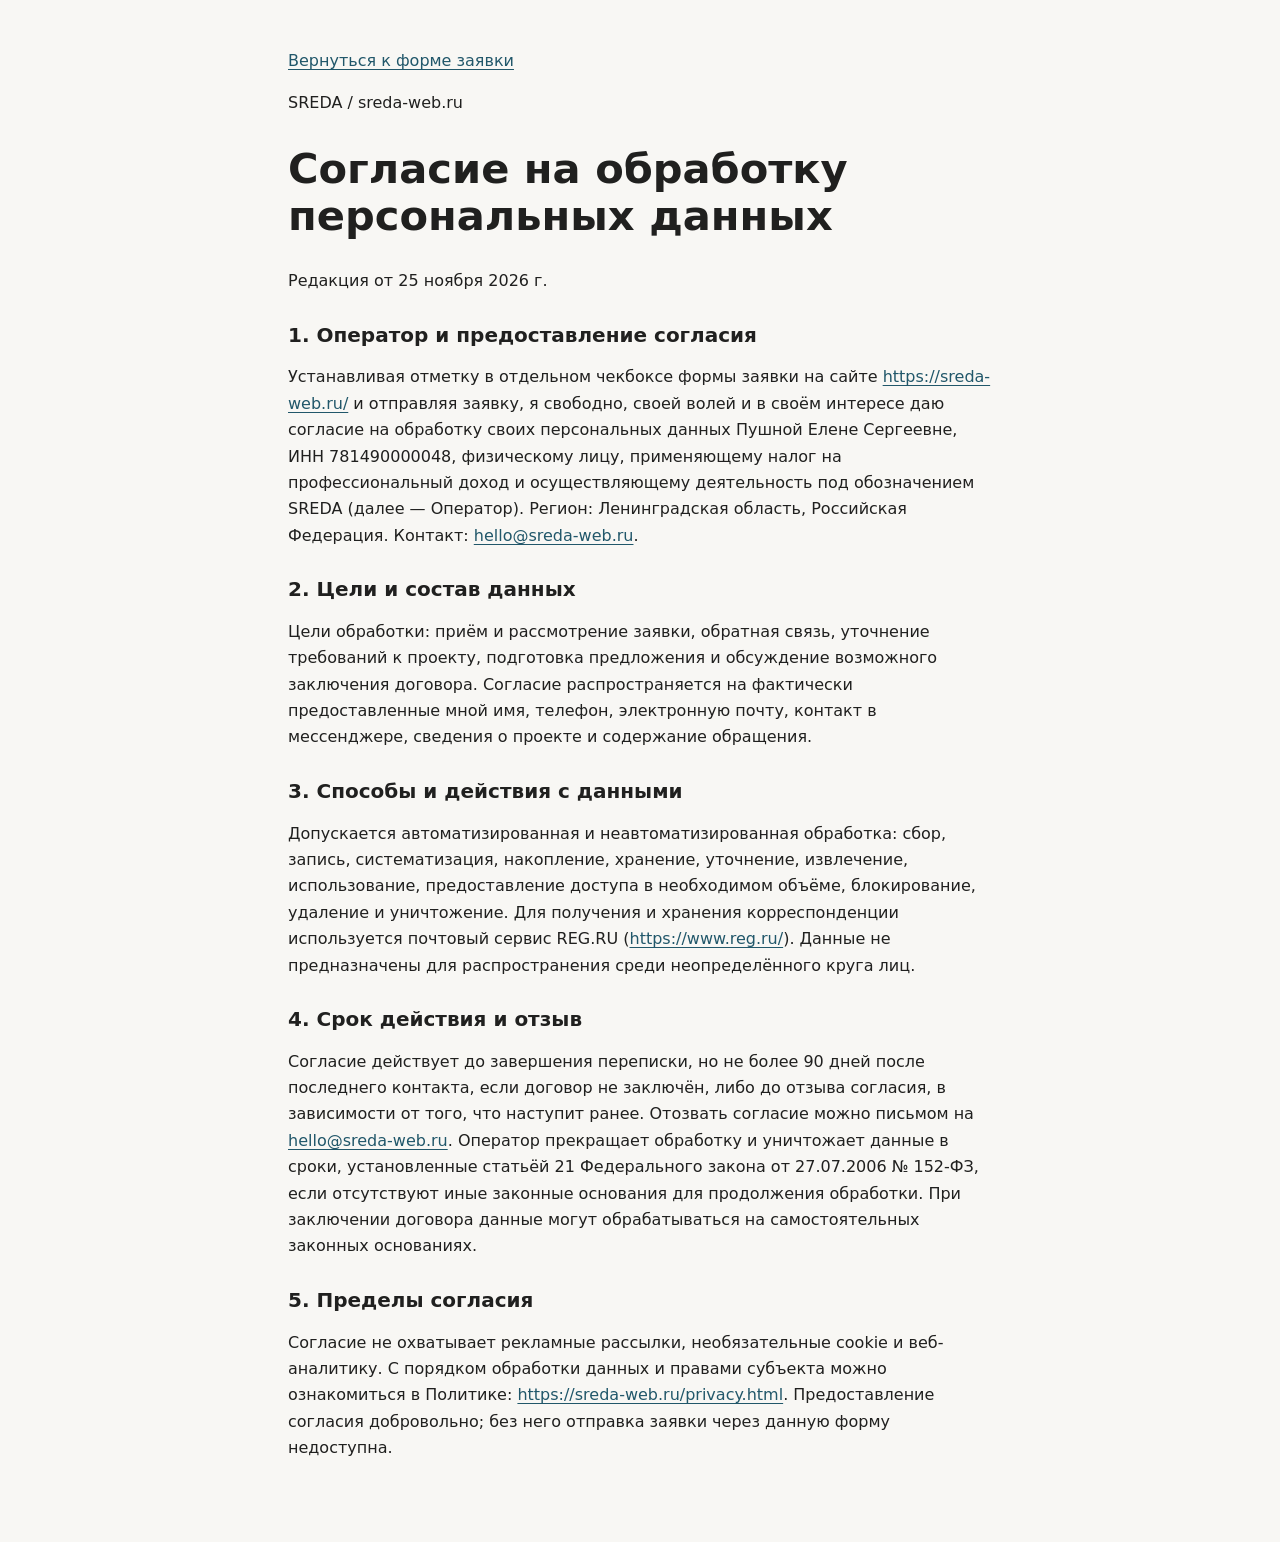
<file: consent.html>
<!doctype html>
<html lang="ru">
<head>
  <meta charset="utf-8">
  <meta name="viewport" content="width=device-width, initial-scale=1">
  <title>Согласие на обработку персональных данных — SREDA</title>
  <link rel="canonical" href="https://sreda-web.ru/consent.html">
  <style>
    body { margin: 0; background: #f8f7f4; color: #20201f; font: 1rem/1.65 system-ui, sans-serif; }
    main { max-width: 44rem; margin: auto; padding: 2rem 1.25rem 4rem; overflow-wrap: anywhere; }
    h1 { font-size: clamp(1.8rem, 5vw, 2.6rem); line-height: 1.15; }
    h2 { margin-top: 1.7rem; font-size: 1.25rem; line-height: 1.3; }
    a { color: #21576a; text-underline-offset: .18em; }
  </style>
</head>
<body>
  <main>
    <p><a href="/#brief">Вернуться к форме заявки</a></p>
    <header>
      <p>SREDA / sreda-web.ru</p>
      <h1>Согласие на обработку персональных данных</h1>
      <p>Редакция от 25 ноября 2026 г.</p>
    </header>
    <section>
      <h2>1. Оператор и предоставление согласия</h2>
      <p>Устанавливая отметку в отдельном чекбоксе формы заявки на сайте <a href="https://sreda-web.ru/">https://sreda-web.ru/</a> и отправляя заявку, я свободно, своей волей и в своём интересе даю согласие на обработку своих персональных данных Пушной Елене Сергеевне, ИНН 781490000048, физическому лицу, применяющему налог на профессиональный доход и осуществляющему деятельность под обозначением SREDA (далее — Оператор). Регион: Ленинградская область, Российская Федерация. Контакт: <a href="mailto:hello@sreda-web.ru">hello@sreda-web.ru</a>.</p>
    </section>
    <section>
      <h2>2. Цели и состав данных</h2>
      <p>Цели обработки: приём и рассмотрение заявки, обратная связь, уточнение требований к проекту, подготовка предложения и обсуждение возможного заключения договора. Согласие распространяется на фактически предоставленные мной имя, телефон, электронную почту, контакт в мессенджере, сведения о проекте и содержание обращения.</p>
    </section>
    <section>
      <h2>3. Способы и действия с данными</h2>
      <p>Допускается автоматизированная и неавтоматизированная обработка: сбор, запись, систематизация, накопление, хранение, уточнение, извлечение, использование, предоставление доступа в необходимом объёме, блокирование, удаление и уничтожение. Для получения и хранения корреспонденции используется почтовый сервис REG.RU (<a href="https://www.reg.ru/">https://www.reg.ru/</a>). Данные не предназначены для распространения среди неопределённого круга лиц.</p>
    </section>
    <section>
      <h2>4. Срок действия и отзыв</h2>
      <p>Согласие действует до завершения переписки, но не более 90 дней после последнего контакта, если договор не заключён, либо до отзыва согласия, в зависимости от того, что наступит ранее. Отозвать согласие можно письмом на <a href="mailto:hello@sreda-web.ru">hello@sreda-web.ru</a>. Оператор прекращает обработку и уничтожает данные в сроки, установленные статьёй 21 Федерального закона от 27.07.2006 № 152-ФЗ, если отсутствуют иные законные основания для продолжения обработки. При заключении договора данные могут обрабатываться на самостоятельных законных основаниях.</p>
    </section>
    <section>
      <h2>5. Пределы согласия</h2>
      <p>Согласие не охватывает рекламные рассылки, необязательные cookie и веб-аналитику. С порядком обработки данных и правами субъекта можно ознакомиться в Политике: <a href="https://sreda-web.ru/privacy.html">https://sreda-web.ru/privacy.html</a>. Предоставление согласия добровольно; без него отправка заявки через данную форму недоступна.</p>
    </section>
  </main>
</body>
</html>
</file>
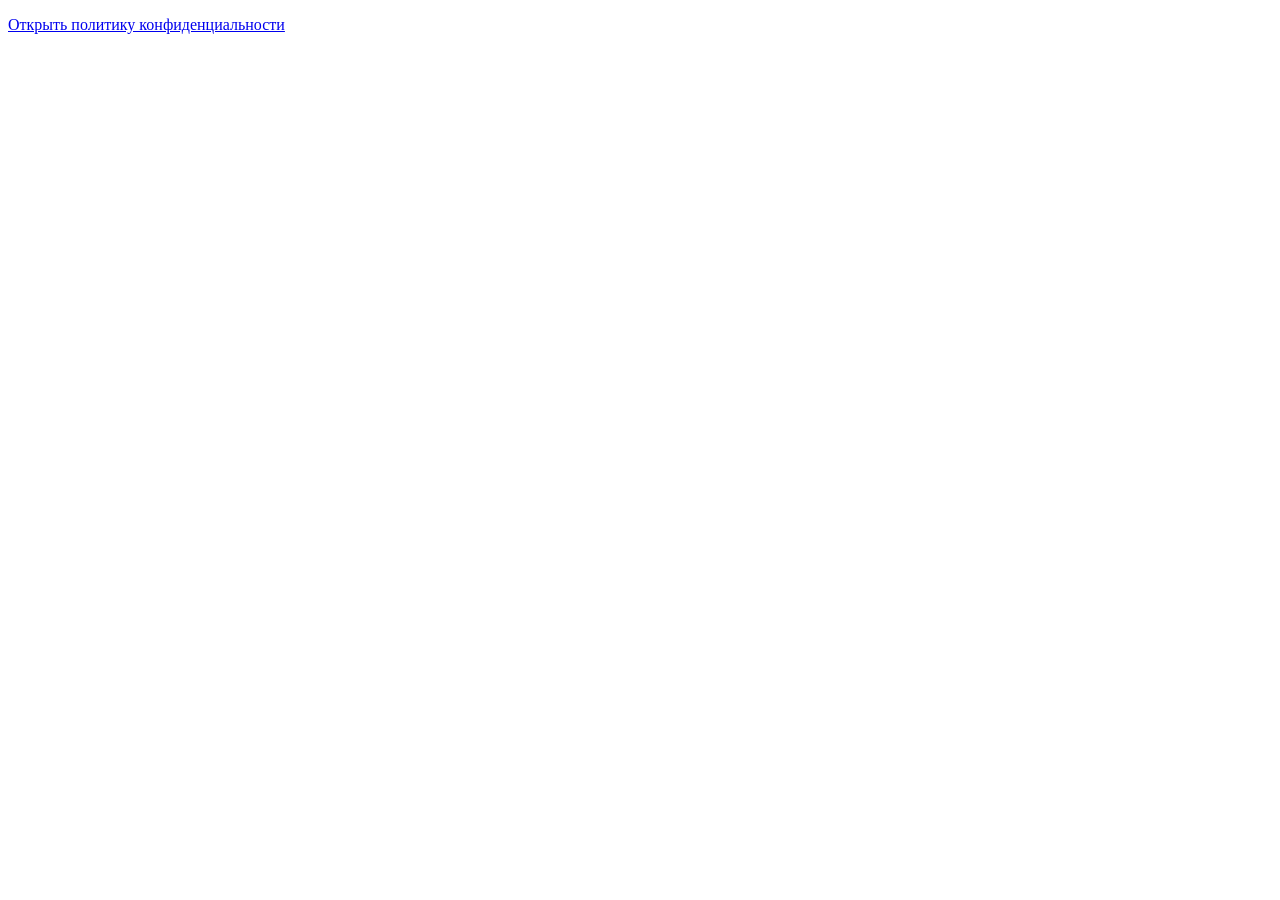
<file: privacy.html>
<!doctype html>
<html lang="ru">
<meta charset="utf-8">
<meta name="viewport" content="width=device-width, initial-scale=1">
<meta http-equiv="refresh" content="0; url=/privacy-policy.pdf">
<title>Политика конфиденциальности — SREDA</title>
<p><a href="/privacy-policy.pdf">Открыть политику конфиденциальности</a></p>
</html>
</file>
